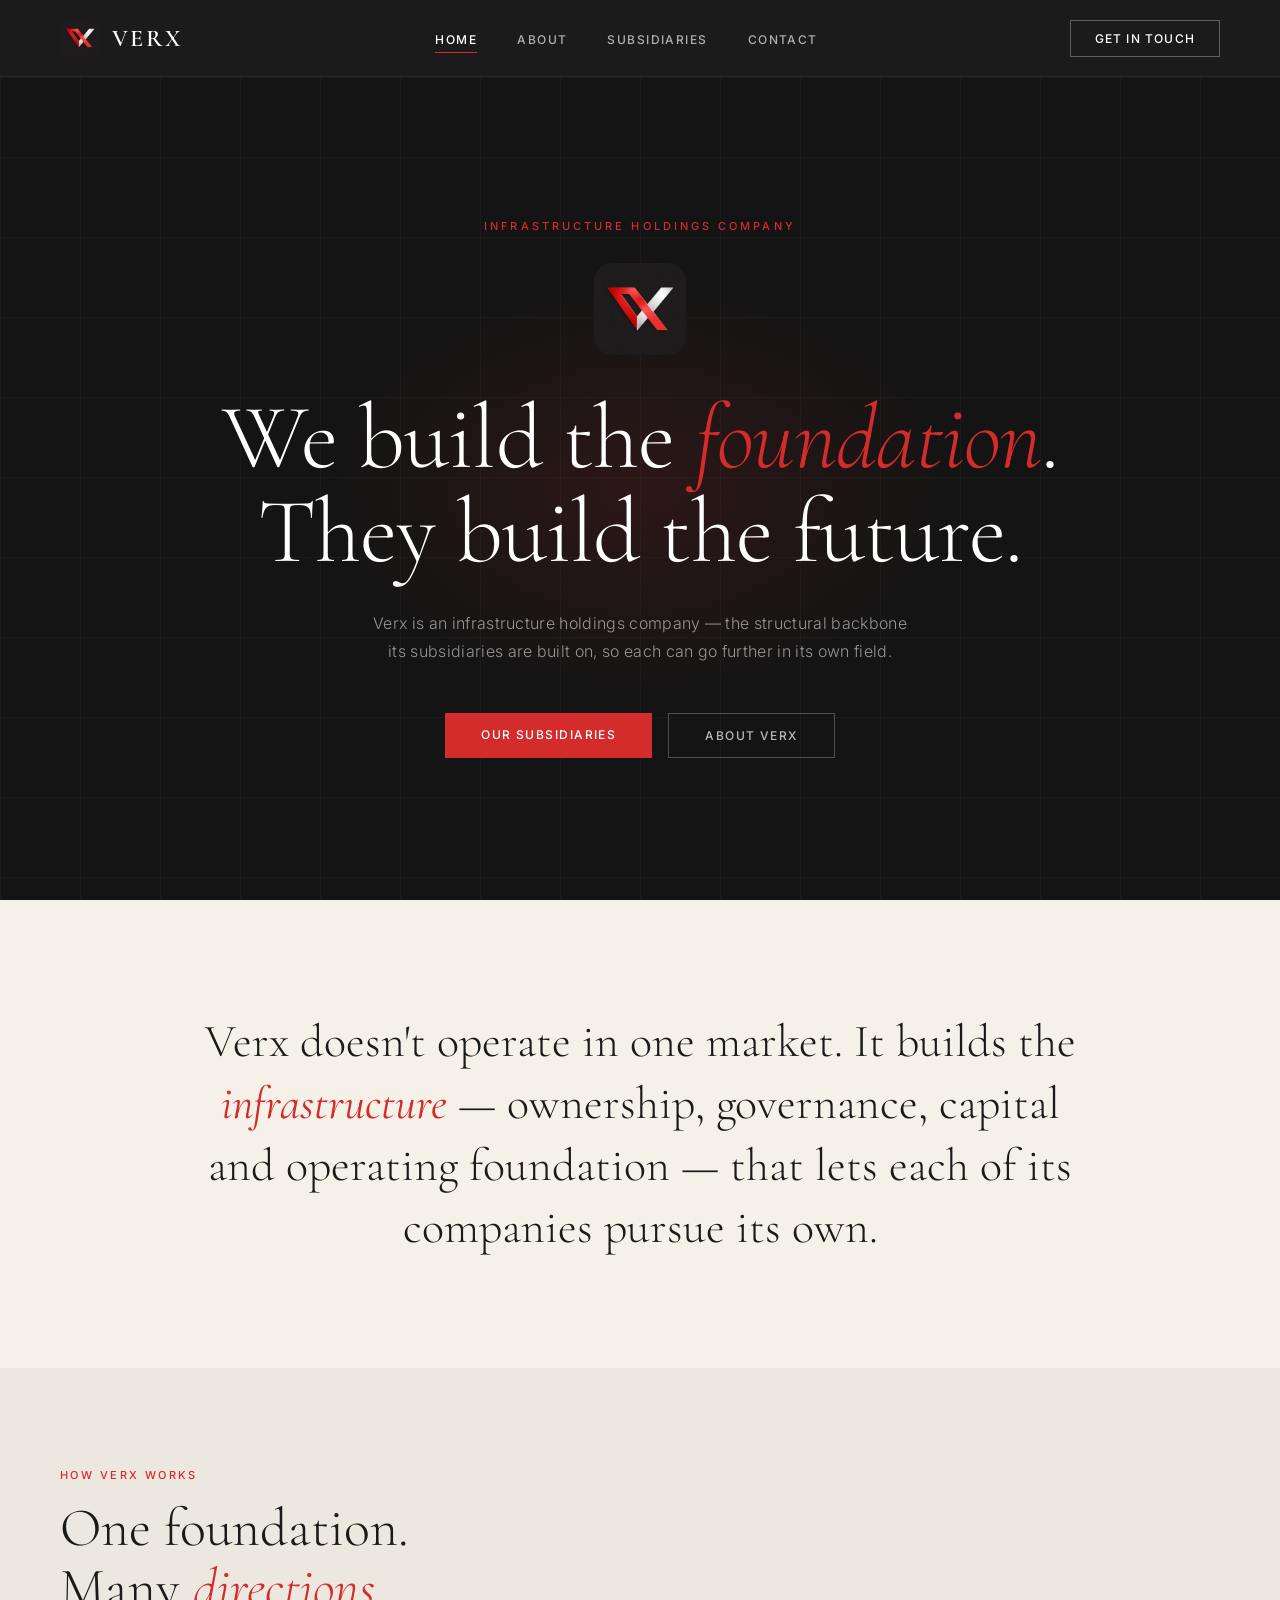
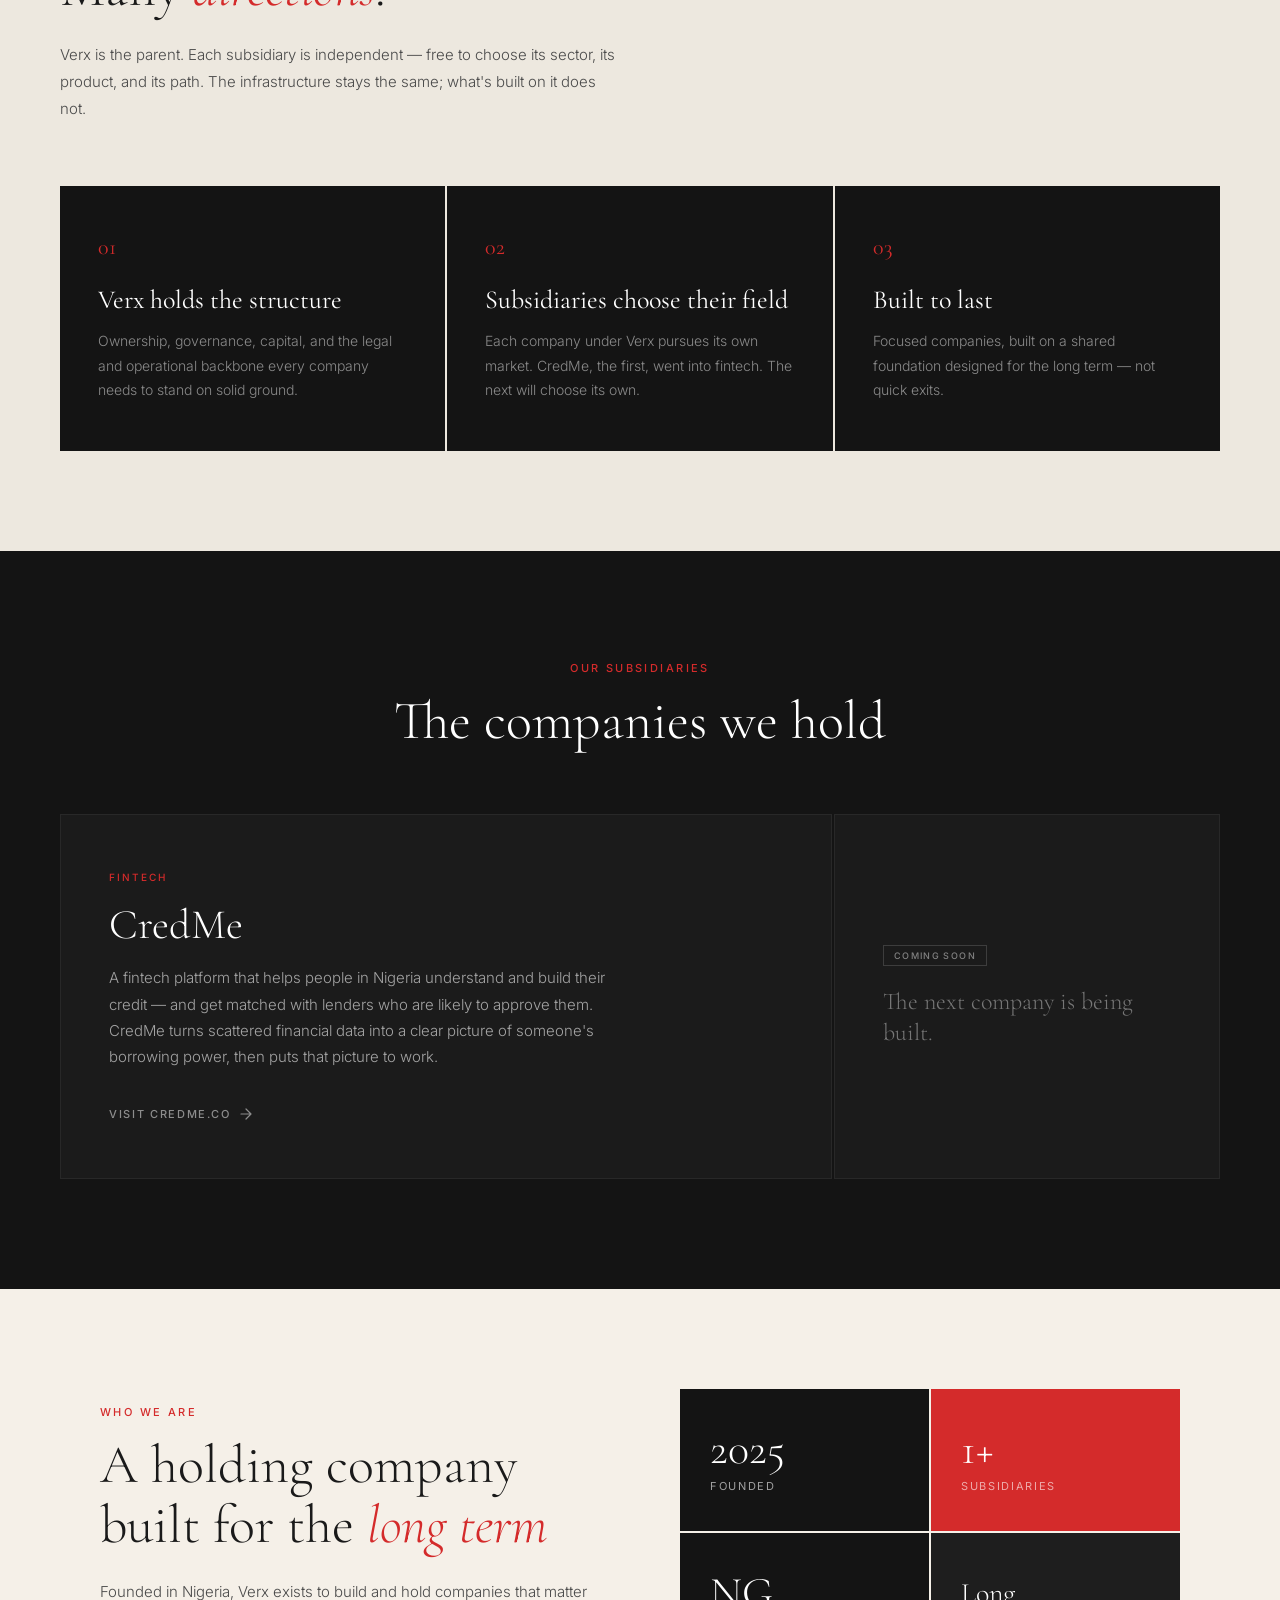
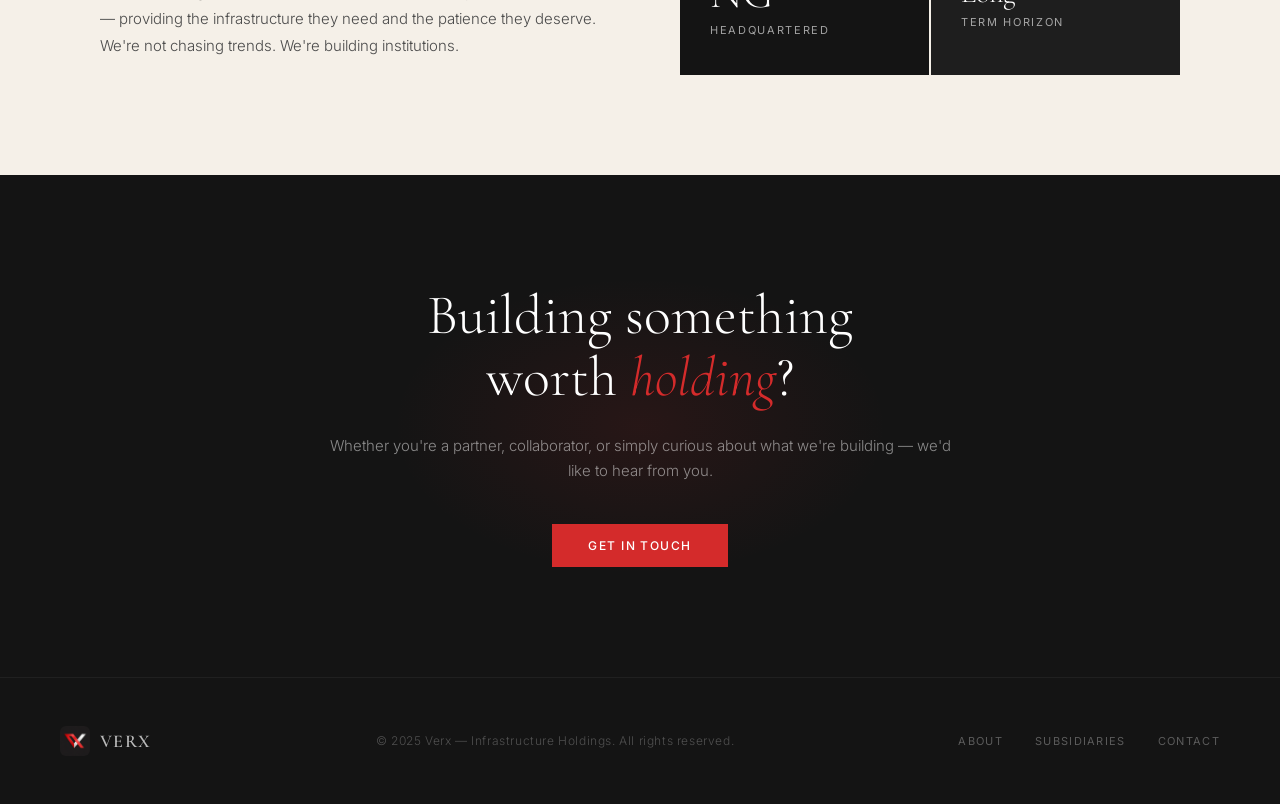
<file: index.html>
<!DOCTYPE html>
<html lang="en">
<head>
  <meta charset="UTF-8"/>
  <meta name="viewport" content="width=device-width, initial-scale=1.0"/>
  <title>Verx — Infrastructure Holdings Company</title>
  <meta name="description" content="Verx is an infrastructure holdings company — the foundation its subsidiaries are built on. CredMe, its first subsidiary, operates in fintech."/>
  <link rel="icon" type="image/png" href="logo.png"/>
  <link rel="preconnect" href="https://fonts.googleapis.com"/>
  <link rel="preconnect" href="https://fonts.gstatic.com" crossorigin/>
  <link href="https://fonts.googleapis.com/css2?family=Cormorant+Garamond:ital,wght@0,300;0,400;0,600;0,700;1,300;1,400&family=Inter:wght@300;400;500;600&display=swap" rel="stylesheet"/>
  <link rel="stylesheet" href="style.css"/>
  <style>
    /* HERO */
    #hero {
      min-height: calc(100vh - 77px);
      background: var(--dark);
      display: flex; flex-direction: column; align-items: center; justify-content: center;
      text-align: center; position: relative; overflow: hidden; padding: 60px;
    }
    .hero-bg-grid { position: absolute; inset: 0;
      background-image: linear-gradient(rgba(255,255,255,0.03) 1px, transparent 1px),
        linear-gradient(90deg, rgba(255,255,255,0.03) 1px, transparent 1px);
      background-size: 80px 80px; pointer-events: none; }
    .hero-glow { position: absolute; top: 50%; left: 50%; transform: translate(-50%, -50%);
      width: 640px; height: 420px;
      background: radial-gradient(ellipse, rgba(212,43,43,0.13) 0%, transparent 70%); pointer-events: none; }
    .hero-content { position: relative; z-index: 2; display: flex; flex-direction: column; align-items: center; }
    .hero-eyebrow { font-size: 11px; font-weight: 500; letter-spacing: 0.28em; text-transform: uppercase;
      color: var(--red); margin-bottom: 30px; opacity: 0; animation: fadeUp 0.8s ease 0.2s forwards; }
    .hero-logo-mark { width: 92px; height: 92px; margin-bottom: 36px; border-radius: 18px;
      opacity: 0; animation: fadeUp 0.8s ease 0.4s forwards; }
    .hero-headline { font-family: var(--serif); font-size: clamp(48px, 7.5vw, 92px); font-weight: 300;
      line-height: 1.02; color: #fff; letter-spacing: -0.01em; max-width: 860px;
      opacity: 0; animation: fadeUp 0.9s ease 0.6s forwards; }
    .hero-headline em { font-style: italic; color: var(--red); }
    .hero-sub { font-size: 16px; font-weight: 300; color: rgba(255,255,255,0.55); letter-spacing: 0.02em;
      margin-top: 30px; max-width: 540px; line-height: 1.75;
      opacity: 0; animation: fadeUp 0.9s ease 0.8s forwards; }
    .hero-actions { display: flex; gap: 16px; margin-top: 48px; flex-wrap: wrap; justify-content: center;
      opacity: 0; animation: fadeUp 0.9s ease 1s forwards; }

    /* INTRO STATEMENT */
    #intro { background: var(--beige); text-align: center; padding: 110px 60px; }
    .intro-inner { max-width: 880px; margin: 0 auto; }
    .intro-statement { font-family: var(--serif); font-size: clamp(28px, 4vw, 46px); font-weight: 300;
      line-height: 1.35; color: var(--text-dark); }
    .intro-statement strong { font-weight: 400; color: var(--red); font-style: italic; }

    /* THE MODEL — how Verx works */
    #model { background: var(--beige-dark); padding: 100px 60px; }
    .model-inner { max-width: 1200px; margin: 0 auto; }
    .model-head { max-width: 620px; margin-bottom: 64px; }
    .model-steps { display: grid; grid-template-columns: repeat(3, 1fr); gap: 2px; }
    .model-step { background: var(--dark); padding: 48px 38px; position: relative; }
    .model-step-num { font-family: var(--serif); font-size: 22px; font-weight: 400; color: var(--red);
      margin-bottom: 24px; display: block; }
    .model-step-title { font-family: var(--serif); font-size: 26px; font-weight: 400; color: #fff;
      margin-bottom: 14px; line-height: 1.2; }
    .model-step-text { font-size: 14px; font-weight: 300; color: rgba(255,255,255,0.5); line-height: 1.75; }

    /* SUBSIDIARIES PREVIEW */
    #subs { background: var(--dark); padding: 110px 60px; }
    .subs-inner { max-width: 1200px; margin: 0 auto; }
    .subs-head { text-align: center; margin-bottom: 64px; }
    .subs-head .section-title { color: #fff; margin: 0 auto 16px; }
    .subs-head .section-eyebrow { color: var(--red); }
    .subs-grid { display: grid; grid-template-columns: 2fr 1fr; gap: 2px; }
    .sub-card { background: rgba(255,255,255,0.03); border: 1px solid rgba(255,255,255,0.06);
      padding: 56px 48px; position: relative; overflow: hidden; transition: transform 0.3s ease; }
    .sub-card:hover { transform: translateY(-4px); }
    .sub-card::before { content: ''; position: absolute; top: 0; left: 0; width: 3px; height: 0;
      background: var(--red); transition: height 0.4s ease; }
    .sub-card:hover::before { height: 100%; }
    .sub-card-tag { font-size: 10px; font-weight: 500; letter-spacing: 0.2em; text-transform: uppercase;
      color: var(--red); margin-bottom: 20px; }
    .sub-card-name { font-family: var(--serif); font-size: 42px; font-weight: 300; color: #fff;
      margin-bottom: 18px; line-height: 1.05; }
    .sub-card-desc { font-size: 15px; font-weight: 300; color: rgba(255,255,255,0.6); line-height: 1.75;
      margin-bottom: 32px; max-width: 520px; }
    .sub-card-link { font-size: 11px; font-weight: 500; letter-spacing: 0.15em; text-transform: uppercase;
      color: rgba(255,255,255,0.5); text-decoration: none; display: inline-flex; align-items: center;
      gap: 8px; transition: color 0.2s; }
    .sub-card-link:hover { color: var(--red); }
    .sub-card-link svg { transition: transform 0.2s; }
    .sub-card-link:hover svg { transform: translateX(4px); }
    .sub-card.empty { display: flex; flex-direction: column; justify-content: center; align-items: flex-start; }
    .empty-badge { display: inline-block; font-size: 9px; font-weight: 500; letter-spacing: 0.15em;
      text-transform: uppercase; color: rgba(255,255,255,0.45); border: 1px solid rgba(255,255,255,0.15);
      padding: 4px 10px; margin-bottom: 20px; }
    .empty-text { font-family: var(--serif); font-size: 24px; font-weight: 300; color: rgba(255,255,255,0.4);
      line-height: 1.3; }

    /* WHO WE ARE */
    #who { background: var(--beige); padding: 100px 60px; display: grid; grid-template-columns: 1fr 1fr;
      gap: 80px; align-items: center; max-width: 1200px; margin: 0 auto; }
    .who-stats { display: grid; grid-template-columns: 1fr 1fr; gap: 2px; }
    .who-stat { background: var(--dark); padding: 38px 30px; display: flex; flex-direction: column; gap: 8px; }
    .who-stat:nth-child(2) { background: var(--red); }
    .who-stat-num { font-family: var(--serif); font-size: 44px; font-weight: 300; color: #fff; line-height: 1; }
    .who-stat-label { font-size: 11px; font-weight: 400; letter-spacing: 0.15em; text-transform: uppercase;
      color: rgba(255,255,255,0.6); }

    /* CTA BAND */
    #cta { background: var(--dark); padding: 110px 60px; text-align: center; position: relative; overflow: hidden; }
    .cta-glow { position: absolute; top: 50%; left: 50%; transform: translate(-50%,-50%);
      width: 500px; height: 300px; background: radial-gradient(ellipse, rgba(212,43,43,0.10) 0%, transparent 70%); }
    .cta-inner { position: relative; z-index: 2; max-width: 640px; margin: 0 auto; }
    .cta-title { font-family: var(--serif); font-size: clamp(34px, 5vw, 56px); font-weight: 300;
      color: #fff; line-height: 1.1; margin-bottom: 24px; }
    .cta-title em { font-style: italic; color: var(--red); }
    .cta-sub { font-size: 15px; font-weight: 300; color: rgba(255,255,255,0.5); line-height: 1.7;
      margin-bottom: 40px; }

    @media (max-width: 900px) {
      #intro, #model, #subs, #cta { padding: 70px 24px; }
      .model-steps { grid-template-columns: 1fr; }
      .subs-grid { grid-template-columns: 1fr; }
      #who { grid-template-columns: 1fr; gap: 48px; padding: 70px 24px; }
    }
  </style>
</head>
<body>

  <nav>
    <a class="nav-logo" href="index.html"><img src="logo.png" alt="Verx"/><span class="nav-logo-text">Verx</span></a>
    <ul class="nav-links">
      <li><a href="index.html" class="active">Home</a></li>
      <li><a href="about.html">About</a></li>
      <li><a href="subsidiaries.html">Subsidiaries</a></li>
      <li><a href="contact.html">Contact</a></li>
    </ul>
    <a class="nav-cta" href="contact.html">Get in Touch</a>
    <div class="nav-hamburger" onclick="toggleMenu()"><span></span><span></span><span></span></div>
  </nav>

  <main>
    <!-- HERO -->
    <section id="hero">
      <div class="hero-bg-grid"></div>
      <div class="hero-glow"></div>
      <div class="hero-content">
        <p class="hero-eyebrow">Infrastructure Holdings Company</p>
        <img class="hero-logo-mark" src="logo.png" alt="Verx"/>
        <h1 class="hero-headline">We build the <em>foundation</em>.<br>They build the future.</h1>
        <p class="hero-sub">Verx is an infrastructure holdings company — the structural backbone its subsidiaries are built on, so each can go further in its own field.</p>
        <div class="hero-actions">
          <a class="btn-primary" href="subsidiaries.html">Our Subsidiaries</a>
          <a class="btn-ghost btn-ghost-light" href="about.html">About Verx</a>
        </div>
      </div>
    </section>

    <!-- INTRO STATEMENT -->
    <section id="intro">
      <div class="intro-inner reveal">
        <p class="intro-statement">Verx doesn't operate in one market. It builds the <strong>infrastructure</strong> — ownership, governance, capital and operating foundation — that lets each of its companies pursue its own.</p>
      </div>
    </section>

    <!-- THE MODEL -->
    <section id="model">
      <div class="model-inner">
        <div class="model-head reveal">
          <p class="section-eyebrow">How Verx Works</p>
          <h2 class="section-title">One foundation.<br>Many <em>directions</em>.</h2>
          <p class="section-body">Verx is the parent. Each subsidiary is independent — free to choose its sector, its product, and its path. The infrastructure stays the same; what's built on it does not.</p>
        </div>
        <div class="model-steps">
          <div class="model-step reveal">
            <span class="model-step-num">01</span>
            <h3 class="model-step-title">Verx holds the structure</h3>
            <p class="model-step-text">Ownership, governance, capital, and the legal and operational backbone every company needs to stand on solid ground.</p>
          </div>
          <div class="model-step reveal">
            <span class="model-step-num">02</span>
            <h3 class="model-step-title">Subsidiaries choose their field</h3>
            <p class="model-step-text">Each company under Verx pursues its own market. CredMe, the first, went into fintech. The next will choose its own.</p>
          </div>
          <div class="model-step reveal">
            <span class="model-step-num">03</span>
            <h3 class="model-step-title">Built to last</h3>
            <p class="model-step-text">Focused companies, built on a shared foundation designed for the long term — not quick exits.</p>
          </div>
        </div>
      </div>
    </section>

    <!-- SUBSIDIARIES PREVIEW -->
    <section id="subs">
      <div class="subs-inner">
        <div class="subs-head reveal">
          <p class="section-eyebrow">Our Subsidiaries</p>
          <h2 class="section-title">The companies we hold</h2>
        </div>
        <div class="subs-grid">
          <div class="sub-card reveal">
            <div class="sub-card-tag">Fintech</div>
            <div class="sub-card-name">CredMe</div>
            <p class="sub-card-desc">A fintech platform that helps people in Nigeria understand and build their credit — and get matched with lenders who are likely to approve them. CredMe turns scattered financial data into a clear picture of someone's borrowing power, then puts that picture to work.</p>
            <a class="sub-card-link" href="https://credme.co" target="_blank">
              Visit credme.co
              <svg width="14" height="14" viewBox="0 0 14 14" fill="none"><path d="M2 7h10M7 2l5 5-5 5" stroke="currentColor" stroke-width="1.2" stroke-linecap="round" stroke-linejoin="round"/></svg>
            </a>
          </div>
          <div class="sub-card empty reveal">
            <span class="empty-badge">Coming Soon</span>
            <p class="empty-text">The next company is being built.</p>
          </div>
        </div>
      </div>
    </section>

    <!-- WHO WE ARE -->
    <section id="who">
      <div class="reveal">
        <p class="section-eyebrow">Who We Are</p>
        <h2 class="section-title">A holding company<br>built for the <em>long term</em></h2>
        <p class="section-body">Founded in Nigeria, Verx exists to build and hold companies that matter — providing the infrastructure they need and the patience they deserve. We're not chasing trends. We're building institutions.</p>
      </div>
      <div class="who-stats reveal">
        <div class="who-stat"><div class="who-stat-num">2025</div><div class="who-stat-label">Founded</div></div>
        <div class="who-stat"><div class="who-stat-num">1+</div><div class="who-stat-label">Subsidiaries</div></div>
        <div class="who-stat"><div class="who-stat-num">NG</div><div class="who-stat-label">Headquartered</div></div>
        <div class="who-stat" style="background: var(--dark-2);"><div class="who-stat-num" style="font-size:28px; padding-top:8px;">Long</div><div class="who-stat-label">Term Horizon</div></div>
      </div>
    </section>

    <!-- CTA -->
    <section id="cta">
      <div class="cta-glow"></div>
      <div class="cta-inner reveal">
        <h2 class="cta-title">Building something<br>worth <em>holding</em>?</h2>
        <p class="cta-sub">Whether you're a partner, collaborator, or simply curious about what we're building — we'd like to hear from you.</p>
        <a class="btn-primary" href="contact.html">Get in Touch</a>
      </div>
    </section>
  </main>

  <footer>
    <div class="footer-logo"><img src="logo.png" alt="Verx"/><span class="footer-logo-text">Verx</span></div>
    <p class="footer-copy">© 2025 Verx — Infrastructure Holdings. All rights reserved.</p>
    <div class="footer-links">
      <a href="about.html">About</a>
      <a href="subsidiaries.html">Subsidiaries</a>
      <a href="contact.html">Contact</a>
    </div>
  </footer>

  <script src="script.js"></script>
</body>
</html>
</file>
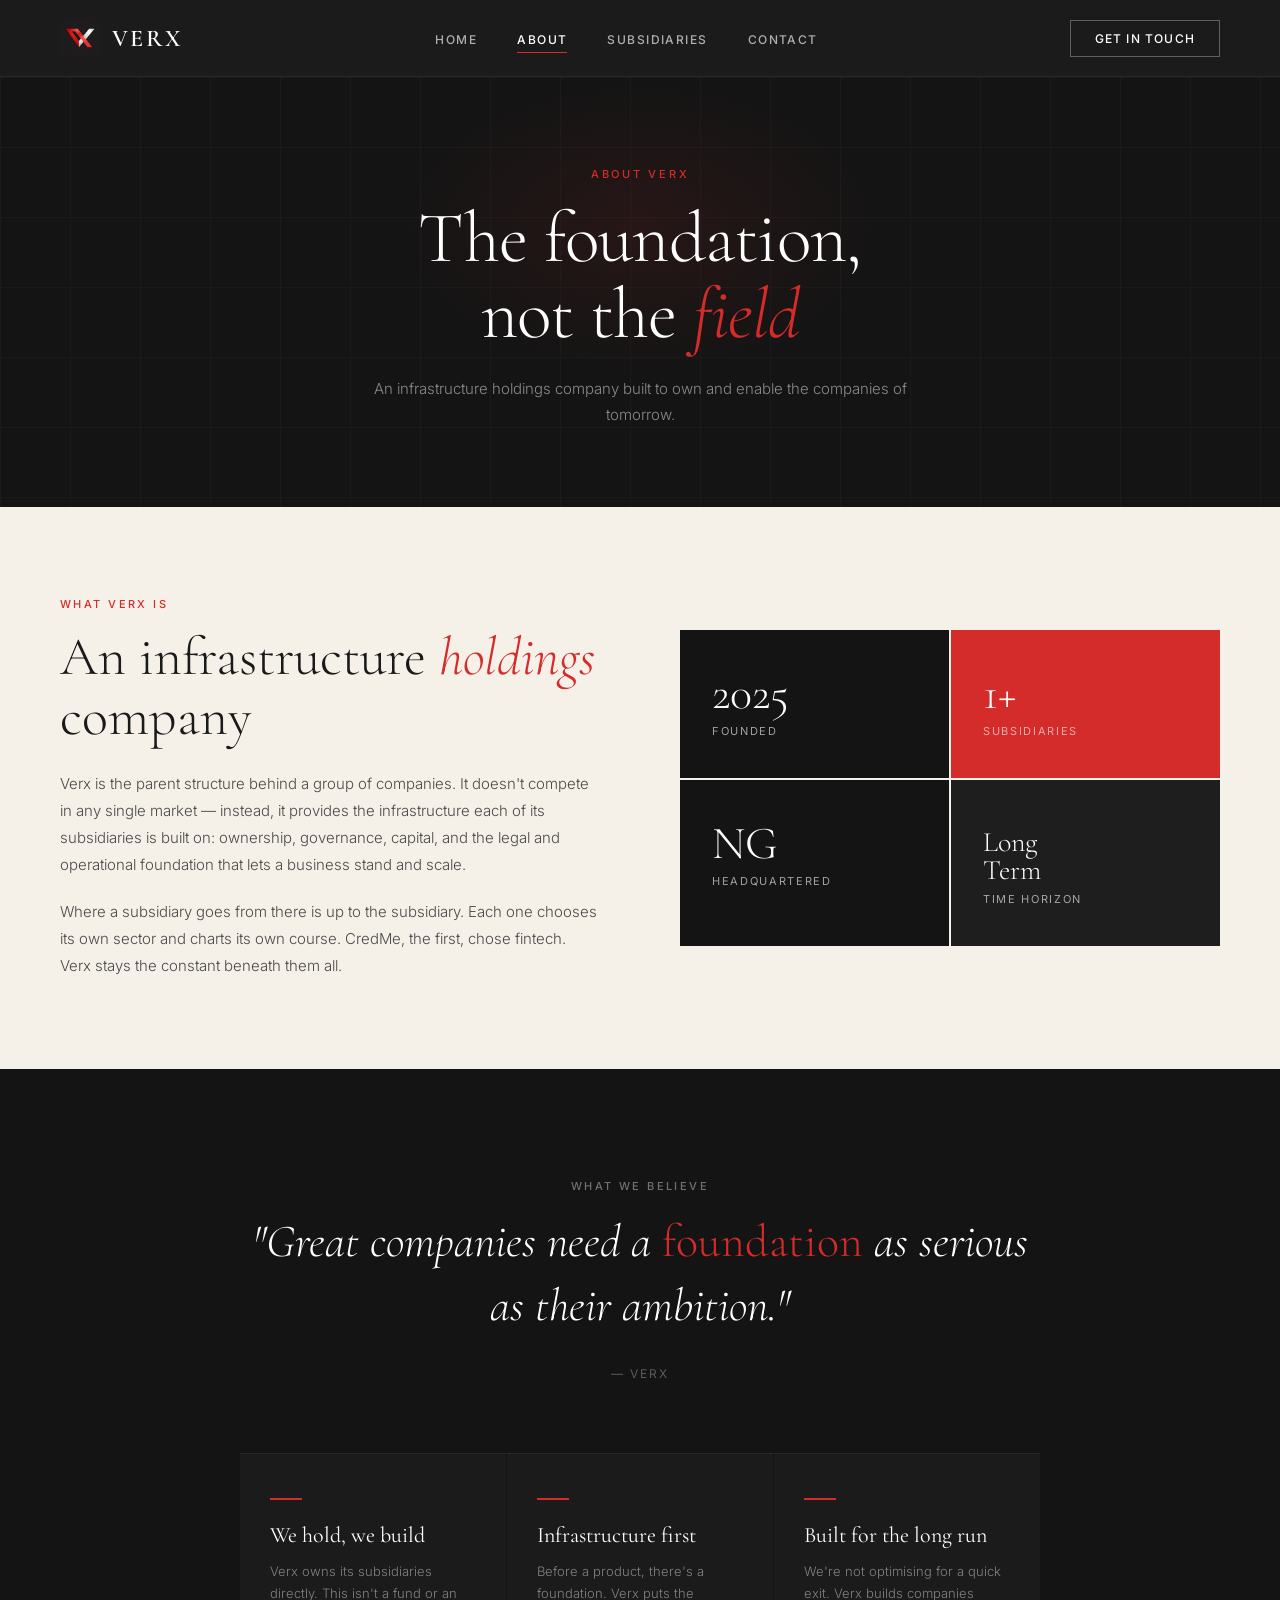
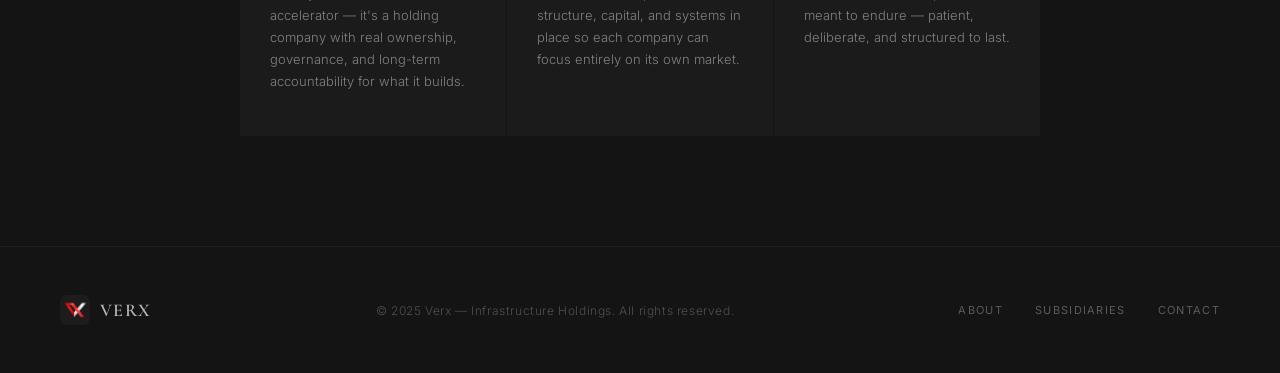
<file: about.html>
<!DOCTYPE html>
<html lang="en">
<head>
  <meta charset="UTF-8"/>
  <meta name="viewport" content="width=device-width, initial-scale=1.0"/>
  <title>About — Verx Infrastructure Holdings</title>
  <meta name="description" content="Verx is an infrastructure holdings company. We own and operate the structural foundation our subsidiaries are built on."/>
  <link rel="icon" type="image/png" href="logo.png"/>
  <link rel="preconnect" href="https://fonts.googleapis.com"/>
  <link rel="preconnect" href="https://fonts.gstatic.com" crossorigin/>
  <link href="https://fonts.googleapis.com/css2?family=Cormorant+Garamond:ital,wght@0,300;0,400;0,600;0,700;1,300;1,400&family=Inter:wght@300;400;500;600&display=swap" rel="stylesheet"/>
  <link rel="stylesheet" href="style.css"/>
  <style>
    #about { background: var(--beige); display: grid; grid-template-columns: 1fr 1fr;
      gap: 80px; align-items: center; max-width: 1200px; margin: 0 auto; }
    .about-stats { display: grid; grid-template-columns: 1fr 1fr; gap: 2px; }
    .stat-card { background: var(--dark); padding: 40px 32px; display: flex; flex-direction: column; gap: 8px; }
    .stat-card:nth-child(2) { background: var(--red); }
    .stat-card:nth-child(4) { background: var(--dark-2); }
    .stat-number { font-family: var(--serif); font-size: 46px; font-weight: 300; color: #fff; line-height: 1; }
    .stat-label { font-size: 11px; font-weight: 400; letter-spacing: 0.15em;
      text-transform: uppercase; color: rgba(255,255,255,0.6); }

    #philosophy { background: var(--dark); padding: 110px 60px; text-align: center; }
    .philosophy-inner { max-width: 800px; margin: 0 auto; }
    .philosophy-quote { font-family: var(--serif); font-size: clamp(28px, 4vw, 46px);
      font-weight: 300; font-style: italic; color: #fff; line-height: 1.4; margin-bottom: 28px; }
    .philosophy-quote em { font-style: normal; color: var(--red); }
    .philosophy-attr { font-size: 12px; font-weight: 400; letter-spacing: 0.18em;
      text-transform: uppercase; color: rgba(255,255,255,0.3); }
    .pillars { display: grid; grid-template-columns: repeat(3, 1fr); gap: 1px; margin-top: 72px; }
    .pillar { padding: 44px 30px; background: rgba(255,255,255,0.03); text-align: left;
      border-top: 1px solid rgba(255,255,255,0.06); }
    .pillar-icon { width: 32px; height: 2px; background: var(--red); margin-bottom: 22px; }
    .pillar-title { font-family: var(--serif); font-size: 22px; font-weight: 400; color: #fff; margin-bottom: 12px; }
    .pillar-text { font-size: 13px; font-weight: 300; color: rgba(255,255,255,0.45); line-height: 1.7; }

    @media (max-width: 900px) {
      #about { grid-template-columns: 1fr; gap: 48px; }
      #philosophy { padding: 70px 24px; }
      .pillars { grid-template-columns: 1fr; }
    }
  </style>
</head>
<body>

  <nav>
    <a class="nav-logo" href="index.html"><img src="logo.png" alt="Verx"/><span class="nav-logo-text">Verx</span></a>
    <ul class="nav-links">
      <li><a href="index.html">Home</a></li>
      <li><a href="about.html" class="active">About</a></li>
      <li><a href="subsidiaries.html">Subsidiaries</a></li>
      <li><a href="contact.html">Contact</a></li>
    </ul>
    <a class="nav-cta" href="contact.html">Get in Touch</a>
    <div class="nav-hamburger" onclick="toggleMenu()"><span></span><span></span><span></span></div>
  </nav>

  <main>
    <div class="page-header">
      <div class="page-header-grid"></div>
      <div class="page-header-glow"></div>
      <div class="page-header-content">
        <p class="page-header-eyebrow">About Verx</p>
        <h1 class="page-header-title">The foundation,<br>not the <em>field</em></h1>
        <p class="page-header-sub">An infrastructure holdings company built to own and enable the companies of tomorrow.</p>
      </div>
    </div>

    <section>
      <div id="about">
        <div class="reveal">
          <p class="section-eyebrow">What Verx Is</p>
          <h2 class="section-title">An infrastructure <em>holdings</em> company</h2>
          <p class="section-body">Verx is the parent structure behind a group of companies. It doesn't compete in any single market — instead, it provides the infrastructure each of its subsidiaries is built on: ownership, governance, capital, and the legal and operational foundation that lets a business stand and scale.</p>
          <br/>
          <p class="section-body">Where a subsidiary goes from there is up to the subsidiary. Each one chooses its own sector and charts its own course. CredMe, the first, chose fintech. Verx stays the constant beneath them all.</p>
        </div>
        <div class="about-stats reveal">
          <div class="stat-card"><div class="stat-number">2025</div><div class="stat-label">Founded</div></div>
          <div class="stat-card"><div class="stat-number">1+</div><div class="stat-label">Subsidiaries</div></div>
          <div class="stat-card"><div class="stat-number">NG</div><div class="stat-label">Headquartered</div></div>
          <div class="stat-card"><div class="stat-number" style="font-size:28px; padding-top:8px;">Long<br/>Term</div><div class="stat-label">Time Horizon</div></div>
        </div>
      </div>
    </section>

    <div id="philosophy">
      <div class="philosophy-inner">
        <div class="reveal">
          <p class="section-eyebrow" style="color: rgba(255,255,255,0.4);">What We Believe</p>
          <p class="philosophy-quote">"Great companies need a <em>foundation</em> as serious as their ambition."</p>
          <p class="philosophy-attr">— Verx</p>
        </div>
        <div class="pillars">
          <div class="pillar reveal">
            <div class="pillar-icon"></div>
            <div class="pillar-title">We hold, we build</div>
            <div class="pillar-text">Verx owns its subsidiaries directly. This isn't a fund or an accelerator — it's a holding company with real ownership, governance, and long-term accountability for what it builds.</div>
          </div>
          <div class="pillar reveal">
            <div class="pillar-icon"></div>
            <div class="pillar-title">Infrastructure first</div>
            <div class="pillar-text">Before a product, there's a foundation. Verx puts the structure, capital, and systems in place so each company can focus entirely on its own market.</div>
          </div>
          <div class="pillar reveal">
            <div class="pillar-icon"></div>
            <div class="pillar-title">Built for the long run</div>
            <div class="pillar-text">We're not optimising for a quick exit. Verx builds companies meant to endure — patient, deliberate, and structured to last.</div>
          </div>
        </div>
      </div>
    </div>
  </main>

  <footer>
    <div class="footer-logo"><img src="logo.png" alt="Verx"/><span class="footer-logo-text">Verx</span></div>
    <p class="footer-copy">© 2025 Verx — Infrastructure Holdings. All rights reserved.</p>
    <div class="footer-links">
      <a href="about.html">About</a>
      <a href="subsidiaries.html">Subsidiaries</a>
      <a href="contact.html">Contact</a>
    </div>
  </footer>

  <script src="script.js"></script>
</body>
</html>
</file>
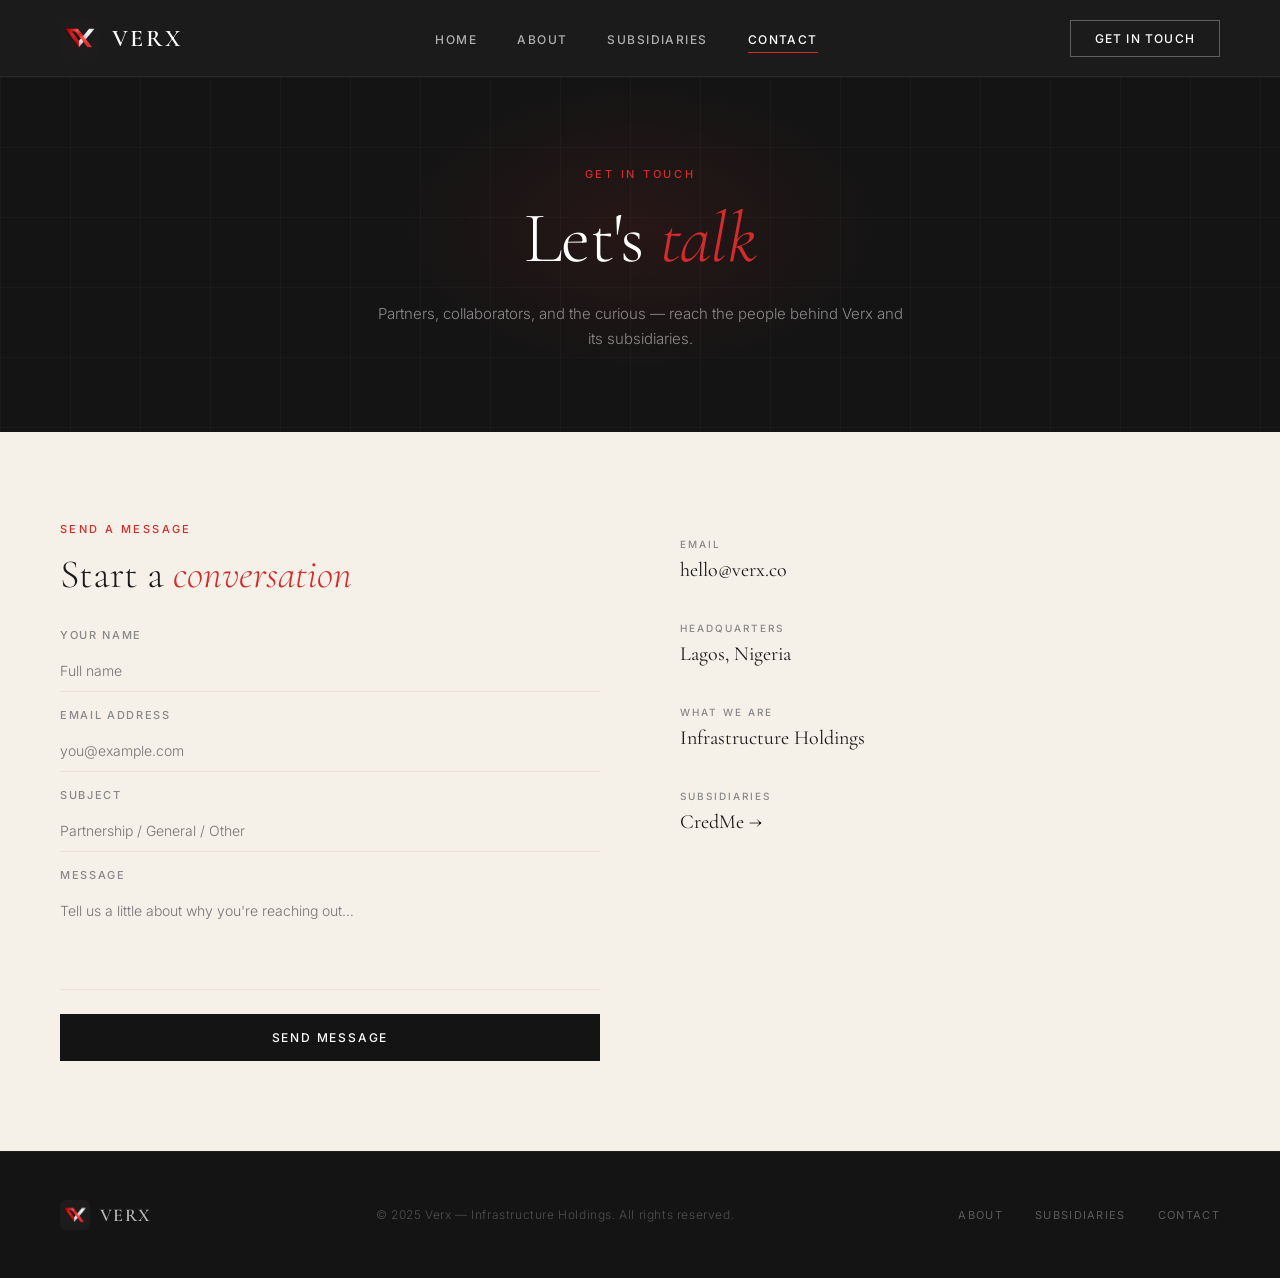
<file: contact.html>
<!DOCTYPE html>
<html lang="en">
<head>
  <meta charset="UTF-8"/>
  <meta name="viewport" content="width=device-width, initial-scale=1.0"/>
  <title>Contact — Verx Infrastructure Holdings</title>
  <meta name="description" content="Get in touch with Verx — an infrastructure holdings company based in Nigeria."/>
  <link rel="icon" type="image/png" href="logo.png"/>
  <link rel="preconnect" href="https://fonts.googleapis.com"/>
  <link rel="preconnect" href="https://fonts.gstatic.com" crossorigin/>
  <link href="https://fonts.googleapis.com/css2?family=Cormorant+Garamond:ital,wght@0,300;0,400;0,600;0,700;1,300;1,400&family=Inter:wght@300;400;500;600&display=swap" rel="stylesheet"/>
  <link rel="stylesheet" href="style.css"/>
  <style>
    #contact { background: var(--beige); }
    .contact-inner { max-width: 1200px; margin: 0 auto; display: grid;
      grid-template-columns: 1fr 1fr; gap: 80px; align-items: start; }
    .contact-form { display: flex; flex-direction: column; gap: 16px; }
    .form-group { display: flex; flex-direction: column; gap: 8px; }
    .form-label { font-size: 11px; font-weight: 500; letter-spacing: 0.15em;
      text-transform: uppercase; color: var(--text-light); }
    .form-input, .form-textarea { font-family: var(--sans); font-size: 14px; font-weight: 300;
      color: var(--text-dark); background: transparent; border: none;
      border-bottom: 1px solid var(--beige-2); padding: 12px 0; outline: none;
      transition: border-color 0.2s; width: 100%; }
    .form-input:focus, .form-textarea:focus { border-bottom-color: var(--red); }
    .form-textarea { resize: none; height: 100px; }
    .form-submit { margin-top: 8px; padding: 16px 0; background: var(--dark); color: #fff;
      font-family: var(--sans); font-size: 12px; font-weight: 500; letter-spacing: 0.15em;
      text-transform: uppercase; border: none; cursor: pointer; transition: background 0.2s; width: 100%; }
    .form-submit:hover { background: var(--red); }
    .contact-info { padding-top: 16px; }
    .contact-detail { margin-bottom: 40px; }
    .contact-detail-label { font-size: 10px; font-weight: 500; letter-spacing: 0.2em;
      text-transform: uppercase; color: var(--text-light); margin-bottom: 8px; }
    .contact-detail-value { font-family: var(--serif); font-size: 20px; font-weight: 400; color: var(--text-dark); }
    .contact-detail-value a { color: inherit; text-decoration: none; transition: color 0.2s; }
    .contact-detail-value a:hover { color: var(--red); }
    @media (max-width: 900px) { .contact-inner { grid-template-columns: 1fr; gap: 48px; } }
  </style>
</head>
<body>

  <nav>
    <a class="nav-logo" href="index.html"><img src="logo.png" alt="Verx"/><span class="nav-logo-text">Verx</span></a>
    <ul class="nav-links">
      <li><a href="index.html">Home</a></li>
      <li><a href="about.html">About</a></li>
      <li><a href="subsidiaries.html">Subsidiaries</a></li>
      <li><a href="contact.html" class="active">Contact</a></li>
    </ul>
    <a class="nav-cta" href="contact.html">Get in Touch</a>
    <div class="nav-hamburger" onclick="toggleMenu()"><span></span><span></span><span></span></div>
  </nav>

  <main>
    <div class="page-header">
      <div class="page-header-grid"></div>
      <div class="page-header-glow"></div>
      <div class="page-header-content">
        <p class="page-header-eyebrow">Get in Touch</p>
        <h1 class="page-header-title">Let's <em>talk</em></h1>
        <p class="page-header-sub">Partners, collaborators, and the curious — reach the people behind Verx and its subsidiaries.</p>
      </div>
    </div>

    <section id="contact">
      <div class="contact-inner">
        <div class="reveal">
          <p class="section-eyebrow">Send a Message</p>
          <h2 class="section-title" style="font-size: clamp(28px,4vw,40px);">Start a <em>conversation</em></h2>
          <div class="contact-form" style="margin-top: 32px;">
            <div class="form-group"><label class="form-label">Your Name</label><input class="form-input" type="text" placeholder="Full name"/></div>
            <div class="form-group"><label class="form-label">Email Address</label><input class="form-input" type="email" placeholder="you@example.com"/></div>
            <div class="form-group"><label class="form-label">Subject</label><input class="form-input" type="text" placeholder="Partnership / General / Other"/></div>
            <div class="form-group"><label class="form-label">Message</label><textarea class="form-textarea" placeholder="Tell us a little about why you're reaching out…"></textarea></div>
            <button class="form-submit">Send Message</button>
          </div>
        </div>
        <div class="contact-info reveal">
          <div class="contact-detail"><div class="contact-detail-label">Email</div><div class="contact-detail-value"><a href="mailto:hello@verx.co">hello@verx.co</a></div></div>
          <div class="contact-detail"><div class="contact-detail-label">Headquarters</div><div class="contact-detail-value">Lagos, Nigeria</div></div>
          <div class="contact-detail"><div class="contact-detail-label">What We Are</div><div class="contact-detail-value">Infrastructure Holdings</div></div>
          <div class="contact-detail"><div class="contact-detail-label">Subsidiaries</div><div class="contact-detail-value"><a href="https://credme.co" target="_blank">CredMe →</a></div></div>
        </div>
      </div>
    </section>
  </main>

  <footer>
    <div class="footer-logo"><img src="logo.png" alt="Verx"/><span class="footer-logo-text">Verx</span></div>
    <p class="footer-copy">© 2025 Verx — Infrastructure Holdings. All rights reserved.</p>
    <div class="footer-links">
      <a href="about.html">About</a>
      <a href="subsidiaries.html">Subsidiaries</a>
      <a href="contact.html">Contact</a>
    </div>
  </footer>

  <script src="script.js"></script>
</body>
</html>
</file>
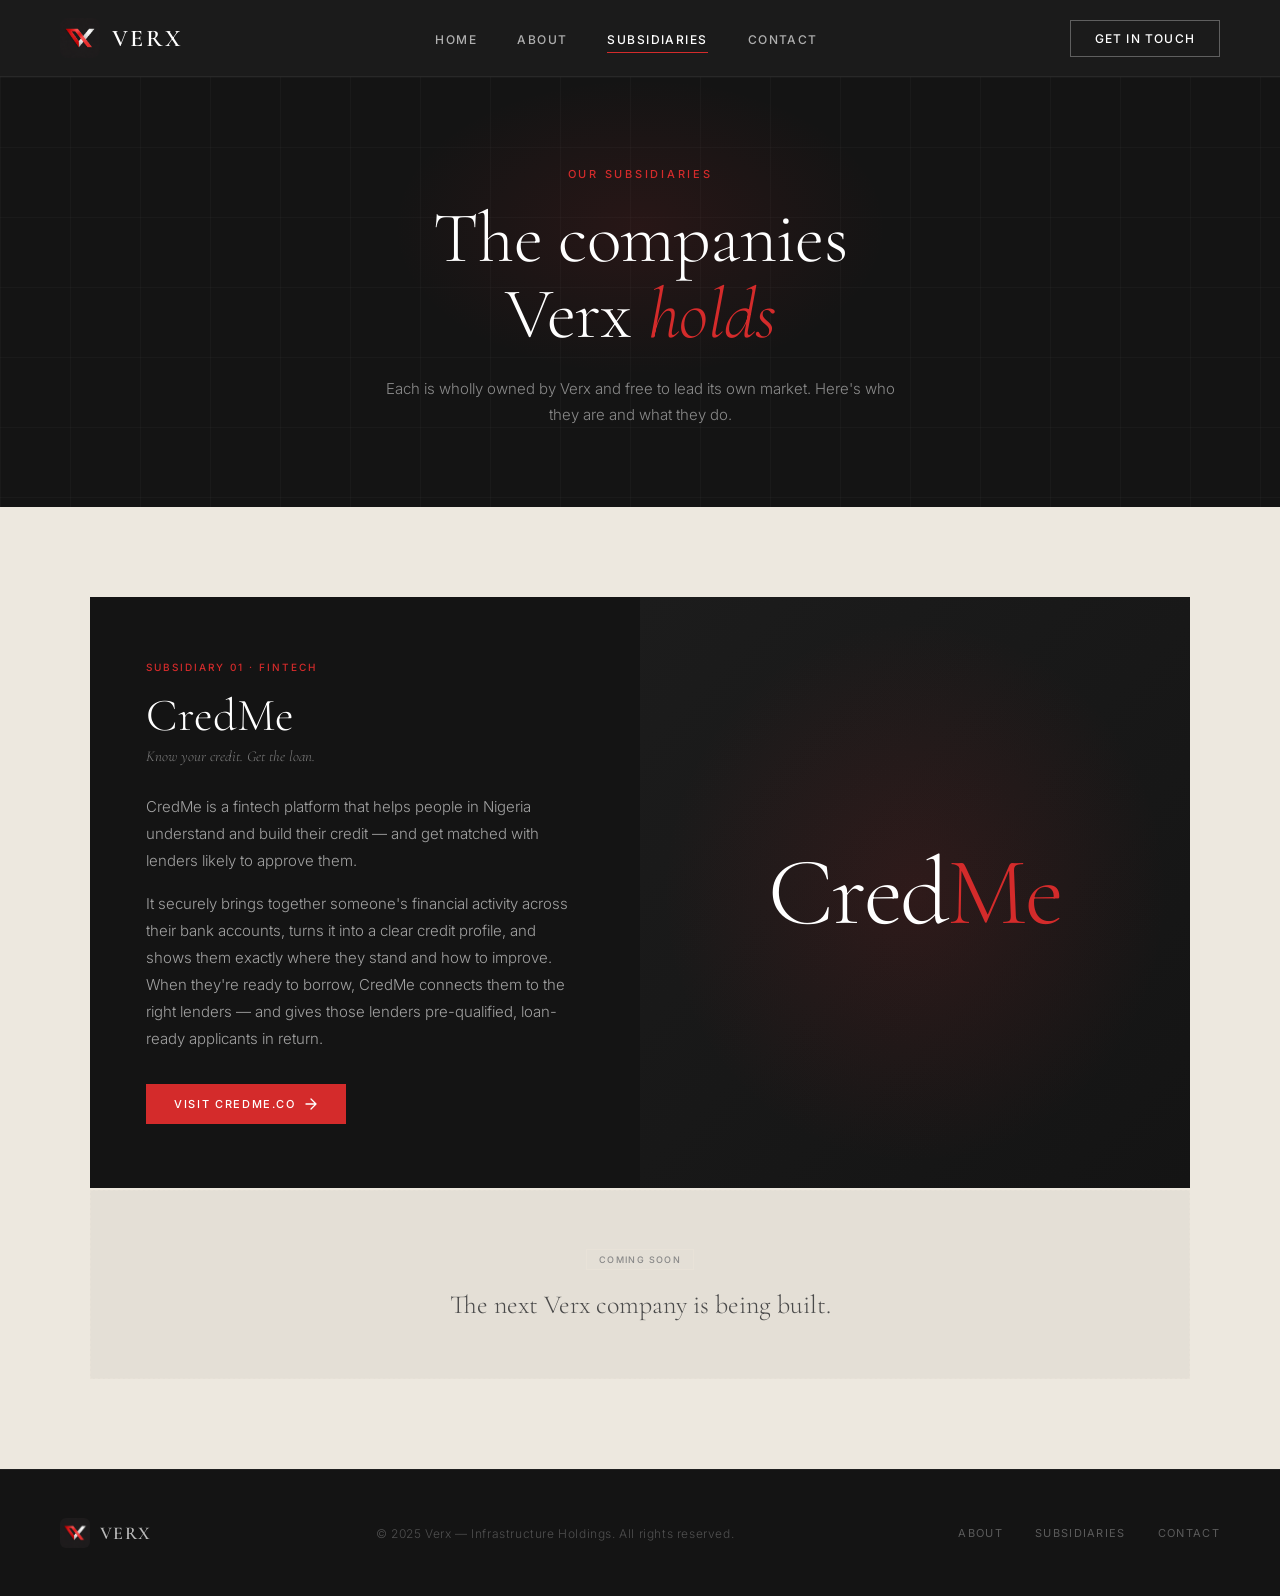
<file: subsidiaries.html>
<!DOCTYPE html>
<html lang="en">
<head>
  <meta charset="UTF-8"/>
  <meta name="viewport" content="width=device-width, initial-scale=1.0"/>
  <title>Subsidiaries — Verx Infrastructure Holdings</title>
  <meta name="description" content="The companies held by Verx. CredMe, its first subsidiary, is a fintech platform helping people build credit and access loans."/>
  <link rel="icon" type="image/png" href="logo.png"/>
  <link rel="preconnect" href="https://fonts.googleapis.com"/>
  <link rel="preconnect" href="https://fonts.gstatic.com" crossorigin/>
  <link href="https://fonts.googleapis.com/css2?family=Cormorant+Garamond:ital,wght@0,300;0,400;0,600;0,700;1,300;1,400&family=Inter:wght@300;400;500;600&display=swap" rel="stylesheet"/>
  <link rel="stylesheet" href="style.css"/>
  <style>
    #subs-page { background: var(--beige-dark); }
    .subs-page-inner { max-width: 1100px; margin: 0 auto; }

    /* Full subsidiary feature block */
    .sub-feature { display: grid; grid-template-columns: 1fr 1fr; gap: 0; background: var(--dark);
      margin-bottom: 2px; overflow: hidden; }
    .sub-feature-body { padding: 64px 56px; display: flex; flex-direction: column; justify-content: center; }
    .sub-feature-visual { background: linear-gradient(135deg, #1c1c1c 0%, #141414 100%);
      position: relative; display: flex; align-items: center; justify-content: center;
      min-height: 360px; overflow: hidden; }
    .sub-feature-visual::before { content: ''; position: absolute; inset: 0;
      background: radial-gradient(ellipse at center, rgba(212,43,43,0.12) 0%, transparent 65%); }
    .sub-mark { font-family: var(--serif); font-size: 96px; font-weight: 300; color: #fff;
      position: relative; z-index: 2; letter-spacing: -0.02em; }
    .sub-mark span { color: var(--red); }
    .sub-feature-tag { font-size: 10px; font-weight: 500; letter-spacing: 0.2em; text-transform: uppercase;
      color: var(--red); margin-bottom: 18px; }
    .sub-feature-name { font-family: var(--serif); font-size: 46px; font-weight: 300; color: #fff;
      margin-bottom: 8px; line-height: 1.05; }
    .sub-feature-line { font-size: 15px; font-weight: 300; color: rgba(255,255,255,0.45);
      font-style: italic; font-family: var(--serif); margin-bottom: 28px; }
    .sub-feature-desc { font-size: 15px; font-weight: 300; color: rgba(255,255,255,0.6); line-height: 1.8;
      margin-bottom: 16px; }
    .sub-feature-link { font-size: 11px; font-weight: 500; letter-spacing: 0.15em; text-transform: uppercase;
      color: #fff; text-decoration: none; display: inline-flex; align-items: center; gap: 8px;
      margin-top: 16px; padding: 13px 28px; background: var(--red); width: fit-content;
      transition: background 0.2s, transform 0.2s; }
    .sub-feature-link:hover { background: var(--red-light); transform: translateY(-1px); }

    /* Empty / coming soon row */
    .sub-empty { background: rgba(20,20,20,0.04); border: 1px dashed var(--beige-2);
      padding: 56px; text-align: center; }
    .sub-empty-badge { display: inline-block; font-size: 9px; font-weight: 500; letter-spacing: 0.15em;
      text-transform: uppercase; color: var(--text-light); border: 1px solid var(--beige-2);
      padding: 4px 12px; margin-bottom: 18px; }
    .sub-empty-text { font-family: var(--serif); font-size: 26px; font-weight: 300; color: var(--text-mid);
      line-height: 1.3; }

    @media (max-width: 900px) {
      .sub-feature { grid-template-columns: 1fr; }
      .sub-feature-visual { min-height: 220px; order: -1; }
      .sub-feature-body { padding: 48px 28px; }
      .sub-mark { font-size: 64px; }
      .sub-empty { padding: 40px 24px; }
    }
  </style>
</head>
<body>

  <nav>
    <a class="nav-logo" href="index.html"><img src="logo.png" alt="Verx"/><span class="nav-logo-text">Verx</span></a>
    <ul class="nav-links">
      <li><a href="index.html">Home</a></li>
      <li><a href="about.html">About</a></li>
      <li><a href="subsidiaries.html" class="active">Subsidiaries</a></li>
      <li><a href="contact.html">Contact</a></li>
    </ul>
    <a class="nav-cta" href="contact.html">Get in Touch</a>
    <div class="nav-hamburger" onclick="toggleMenu()"><span></span><span></span><span></span></div>
  </nav>

  <main>
    <div class="page-header">
      <div class="page-header-grid"></div>
      <div class="page-header-glow"></div>
      <div class="page-header-content">
        <p class="page-header-eyebrow">Our Subsidiaries</p>
        <h1 class="page-header-title">The companies<br>Verx <em>holds</em></h1>
        <p class="page-header-sub">Each is wholly owned by Verx and free to lead its own market. Here's who they are and what they do.</p>
      </div>
    </div>

    <section id="subs-page">
      <div class="subs-page-inner">

        <!-- CredMe full feature -->
        <div class="sub-feature reveal">
          <div class="sub-feature-body">
            <div class="sub-feature-tag">Subsidiary 01 · Fintech</div>
            <div class="sub-feature-name">CredMe</div>
            <div class="sub-feature-line">Know your credit. Get the loan.</div>
            <p class="sub-feature-desc">CredMe is a fintech platform that helps people in Nigeria understand and build their credit — and get matched with lenders likely to approve them.</p>
            <p class="sub-feature-desc">It securely brings together someone's financial activity across their bank accounts, turns it into a clear credit profile, and shows them exactly where they stand and how to improve. When they're ready to borrow, CredMe connects them to the right lenders — and gives those lenders pre-qualified, loan-ready applicants in return.</p>
            <a class="sub-feature-link" href="https://credme.co" target="_blank">
              Visit credme.co
              <svg width="14" height="14" viewBox="0 0 14 14" fill="none"><path d="M2 7h10M7 2l5 5-5 5" stroke="#fff" stroke-width="1.3" stroke-linecap="round" stroke-linejoin="round"/></svg>
            </a>
          </div>
          <div class="sub-feature-visual">
            <div class="sub-mark">Cred<span>Me</span></div>
          </div>
        </div>

        <!-- Coming soon -->
        <div class="sub-empty reveal">
          <span class="sub-empty-badge">Coming Soon</span>
          <p class="sub-empty-text">The next Verx company is being built.</p>
        </div>

      </div>
    </section>
  </main>

  <footer>
    <div class="footer-logo"><img src="logo.png" alt="Verx"/><span class="footer-logo-text">Verx</span></div>
    <p class="footer-copy">© 2025 Verx — Infrastructure Holdings. All rights reserved.</p>
    <div class="footer-links">
      <a href="about.html">About</a>
      <a href="subsidiaries.html">Subsidiaries</a>
      <a href="contact.html">Contact</a>
    </div>
  </footer>

  <script src="script.js"></script>
</body>
</html>
</file>
<file: style.css>
/* ─────────────────────────────────────────
   VERX — Shared Stylesheet
───────────────────────────────────────── */

*, *::before, *::after { box-sizing: border-box; margin: 0; padding: 0; }

:root {
  --dark: #141414;
  --dark-2: #1e1e1e;
  --red: #D42B2B;
  --red-light: #e83c3c;
  --silver: #b8b8b8;
  --beige: #F5F0E8;
  --beige-dark: #EDE8DF;
  --beige-2: #e8e2d8;
  --text-dark: #1a1a1a;
  --text-mid: #4a4a4a;
  --text-light: #888;
  --serif: 'Cormorant Garamond', Georgia, serif;
  --sans: 'Inter', system-ui, sans-serif;
}

html { scroll-behavior: smooth; }

body {
  font-family: var(--sans);
  background: var(--beige);
  color: var(--text-dark);
  overflow-x: hidden;
  min-height: 100vh;
  display: flex;
  flex-direction: column;
}

main { flex: 1; }

/* ─── TOP BAR (solid dark, consistent across pages) ─── */
nav {
  position: sticky;
  top: 0;
  z-index: 100;
  display: flex;
  align-items: center;
  justify-content: space-between;
  padding: 18px 60px;
  background: rgba(20, 20, 20, 0.97);
  backdrop-filter: blur(12px);
  border-bottom: 1px solid rgba(255,255,255,0.06);
}

.nav-logo {
  display: flex;
  align-items: center;
  gap: 12px;
  text-decoration: none;
}

.nav-logo img {
  height: 40px;
  width: 40px;
  object-fit: contain;
  border-radius: 8px;
}

.nav-logo-text {
  font-family: var(--serif);
  font-size: 24px;
  font-weight: 600;
  letter-spacing: 0.1em;
  color: #fff;
  text-transform: uppercase;
}

.nav-links {
  display: flex;
  gap: 40px;
  list-style: none;
  align-items: center;
}

.nav-links a {
  font-family: var(--sans);
  font-size: 12px;
  font-weight: 500;
  letter-spacing: 0.12em;
  text-transform: uppercase;
  color: rgba(255,255,255,0.65);
  text-decoration: none;
  transition: color 0.2s;
  position: relative;
  padding: 4px 0;
}

.nav-links a::after {
  content: '';
  position: absolute;
  bottom: -2px; left: 0;
  width: 0; height: 1px;
  background: var(--red);
  transition: width 0.3s ease;
}

.nav-links a:hover { color: #fff; }
.nav-links a:hover::after { width: 100%; }
.nav-links a.active { color: #fff; }
.nav-links a.active::after { width: 100%; }

.nav-cta {
  font-family: var(--sans);
  font-size: 12px;
  font-weight: 500;
  letter-spacing: 0.1em;
  text-transform: uppercase;
  color: #fff;
  text-decoration: none;
  padding: 10px 24px;
  border: 1px solid rgba(255,255,255,0.3);
  transition: border-color 0.3s, background 0.3s;
}

.nav-cta:hover { border-color: var(--red); background: var(--red); }

.nav-hamburger {
  display: none;
  flex-direction: column;
  gap: 5px;
  cursor: pointer;
  padding: 4px;
}
.nav-hamburger span {
  display: block;
  width: 24px; height: 1.5px;
  background: rgba(255,255,255,0.8);
  transition: 0.3s;
}

/* ─── PAGE HEADER (inner pages) ─── */
.page-header {
  background: var(--dark);
  padding: 90px 60px 80px;
  text-align: center;
  position: relative;
  overflow: hidden;
}

.page-header-grid {
  position: absolute;
  inset: 0;
  background-image:
    linear-gradient(rgba(255,255,255,0.025) 1px, transparent 1px),
    linear-gradient(90deg, rgba(255,255,255,0.025) 1px, transparent 1px);
  background-size: 70px 70px;
  pointer-events: none;
}

.page-header-glow {
  position: absolute;
  top: 0; left: 50%;
  transform: translateX(-50%);
  width: 500px; height: 300px;
  background: radial-gradient(ellipse, rgba(212,43,43,0.10) 0%, transparent 70%);
  pointer-events: none;
}

.page-header-content { position: relative; z-index: 2; }

.page-header-eyebrow {
  font-family: var(--sans);
  font-size: 11px;
  font-weight: 500;
  letter-spacing: 0.25em;
  text-transform: uppercase;
  color: var(--red);
  margin-bottom: 20px;
}

.page-header-title {
  font-family: var(--serif);
  font-size: clamp(44px, 6vw, 72px);
  font-weight: 300;
  line-height: 1.05;
  color: #fff;
  letter-spacing: -0.01em;
}

.page-header-title em { font-style: italic; color: var(--red); }

.page-header-sub {
  font-family: var(--sans);
  font-size: 15px;
  font-weight: 300;
  color: rgba(255,255,255,0.5);
  margin-top: 24px;
  max-width: 540px;
  margin-left: auto;
  margin-right: auto;
  line-height: 1.7;
}

/* ─── SLASH DIVIDER (signature element) ─── */
.slash-divider {
  position: relative;
  height: 70px;
  background: var(--dark);
  overflow: hidden;
}
.slash-divider::after {
  content: '';
  position: absolute;
  bottom: 0; left: -5%;
  width: 110%; height: 100%;
  background: var(--beige);
  clip-path: polygon(0 60%, 100% 0%, 100% 100%, 0% 100%);
}
.slash-accent {
  position: absolute;
  top: 0; left: 0; right: 0;
  height: 3px;
  background: linear-gradient(90deg, transparent, var(--red) 40%, var(--silver) 60%, transparent);
  z-index: 2;
}

/* ─── SECTIONS ─── */
section { padding: 90px 60px; }

.section-eyebrow {
  font-family: var(--sans);
  font-size: 11px;
  font-weight: 500;
  letter-spacing: 0.22em;
  text-transform: uppercase;
  color: var(--red);
  margin-bottom: 16px;
}

.section-title {
  font-family: var(--serif);
  font-size: clamp(34px, 5vw, 54px);
  font-weight: 300;
  line-height: 1.1;
  color: var(--text-dark);
  max-width: 700px;
  margin-bottom: 24px;
}
.section-title em { font-style: italic; color: var(--red); }

.section-body {
  font-family: var(--sans);
  font-size: 15px;
  font-weight: 300;
  color: var(--text-mid);
  line-height: 1.8;
  max-width: 560px;
}

/* ─── BUTTONS ─── */
.btn-primary {
  display: inline-block;
  padding: 14px 36px;
  background: var(--red);
  color: #fff;
  font-family: var(--sans);
  font-size: 12px;
  font-weight: 500;
  letter-spacing: 0.12em;
  text-transform: uppercase;
  text-decoration: none;
  transition: background 0.2s, transform 0.2s;
}
.btn-primary:hover { background: var(--red-light); transform: translateY(-1px); }

.btn-ghost {
  display: inline-block;
  padding: 14px 36px;
  background: transparent;
  color: var(--text-dark);
  font-family: var(--sans);
  font-size: 12px;
  font-weight: 500;
  letter-spacing: 0.12em;
  text-transform: uppercase;
  text-decoration: none;
  border: 1px solid var(--beige-2);
  transition: border-color 0.2s, color 0.2s;
}
.btn-ghost:hover { border-color: var(--red); color: var(--red); }

.btn-ghost-light {
  color: rgba(255,255,255,0.7);
  border-color: rgba(255,255,255,0.25);
}
.btn-ghost-light:hover { border-color: #fff; color: #fff; }

/* ─── FOOTER ─── */
footer {
  background: var(--dark);
  padding: 48px 60px;
  display: flex;
  align-items: center;
  justify-content: space-between;
  border-top: 1px solid rgba(255,255,255,0.05);
}

.footer-logo { display: flex; align-items: center; gap: 10px; }
.footer-logo img { height: 30px; width: 30px; object-fit: contain; border-radius: 6px; }
.footer-logo-text {
  font-family: var(--serif);
  font-size: 18px;
  font-weight: 600;
  letter-spacing: 0.08em;
  text-transform: uppercase;
  color: rgba(255,255,255,0.7);
}

.footer-copy {
  font-size: 12px;
  font-weight: 300;
  color: rgba(255,255,255,0.25);
  letter-spacing: 0.05em;
}

.footer-links { display: flex; gap: 32px; }
.footer-links a {
  font-size: 11px;
  font-weight: 400;
  letter-spacing: 0.12em;
  text-transform: uppercase;
  color: rgba(255,255,255,0.3);
  text-decoration: none;
  transition: color 0.2s;
}
.footer-links a:hover { color: var(--red); }

/* ─── REVEAL ANIMATION ─── */
.reveal {
  opacity: 0;
  transform: translateY(32px);
  transition: opacity 0.7s ease, transform 0.7s ease;
}
.reveal.visible { opacity: 1; transform: translateY(0); }

@keyframes fadeUp {
  from { opacity: 0; transform: translateY(24px); }
  to { opacity: 1; transform: translateY(0); }
}

/* ─── RESPONSIVE ─── */
@media (max-width: 900px) {
  nav { padding: 16px 24px; }
  .nav-links, .nav-cta { display: none; }
  .nav-hamburger { display: flex; }
  .nav-links.open {
    display: flex;
    flex-direction: column;
    position: fixed;
    top: 73px; left: 0; right: 0;
    background: rgba(20,20,20,0.98);
    padding: 32px 24px;
    gap: 24px;
    border-bottom: 1px solid rgba(255,255,255,0.08);
  }
  section { padding: 60px 24px; }
  .page-header { padding: 60px 24px 56px; }
  footer { flex-direction: column; gap: 20px; text-align: center; }
  .footer-links { justify-content: center; flex-wrap: wrap; }
}

@media (prefers-reduced-motion: reduce) {
  *, *::before, *::after { animation: none !important; transition: none !important; }
  html { scroll-behavior: auto; }
}
</file>
